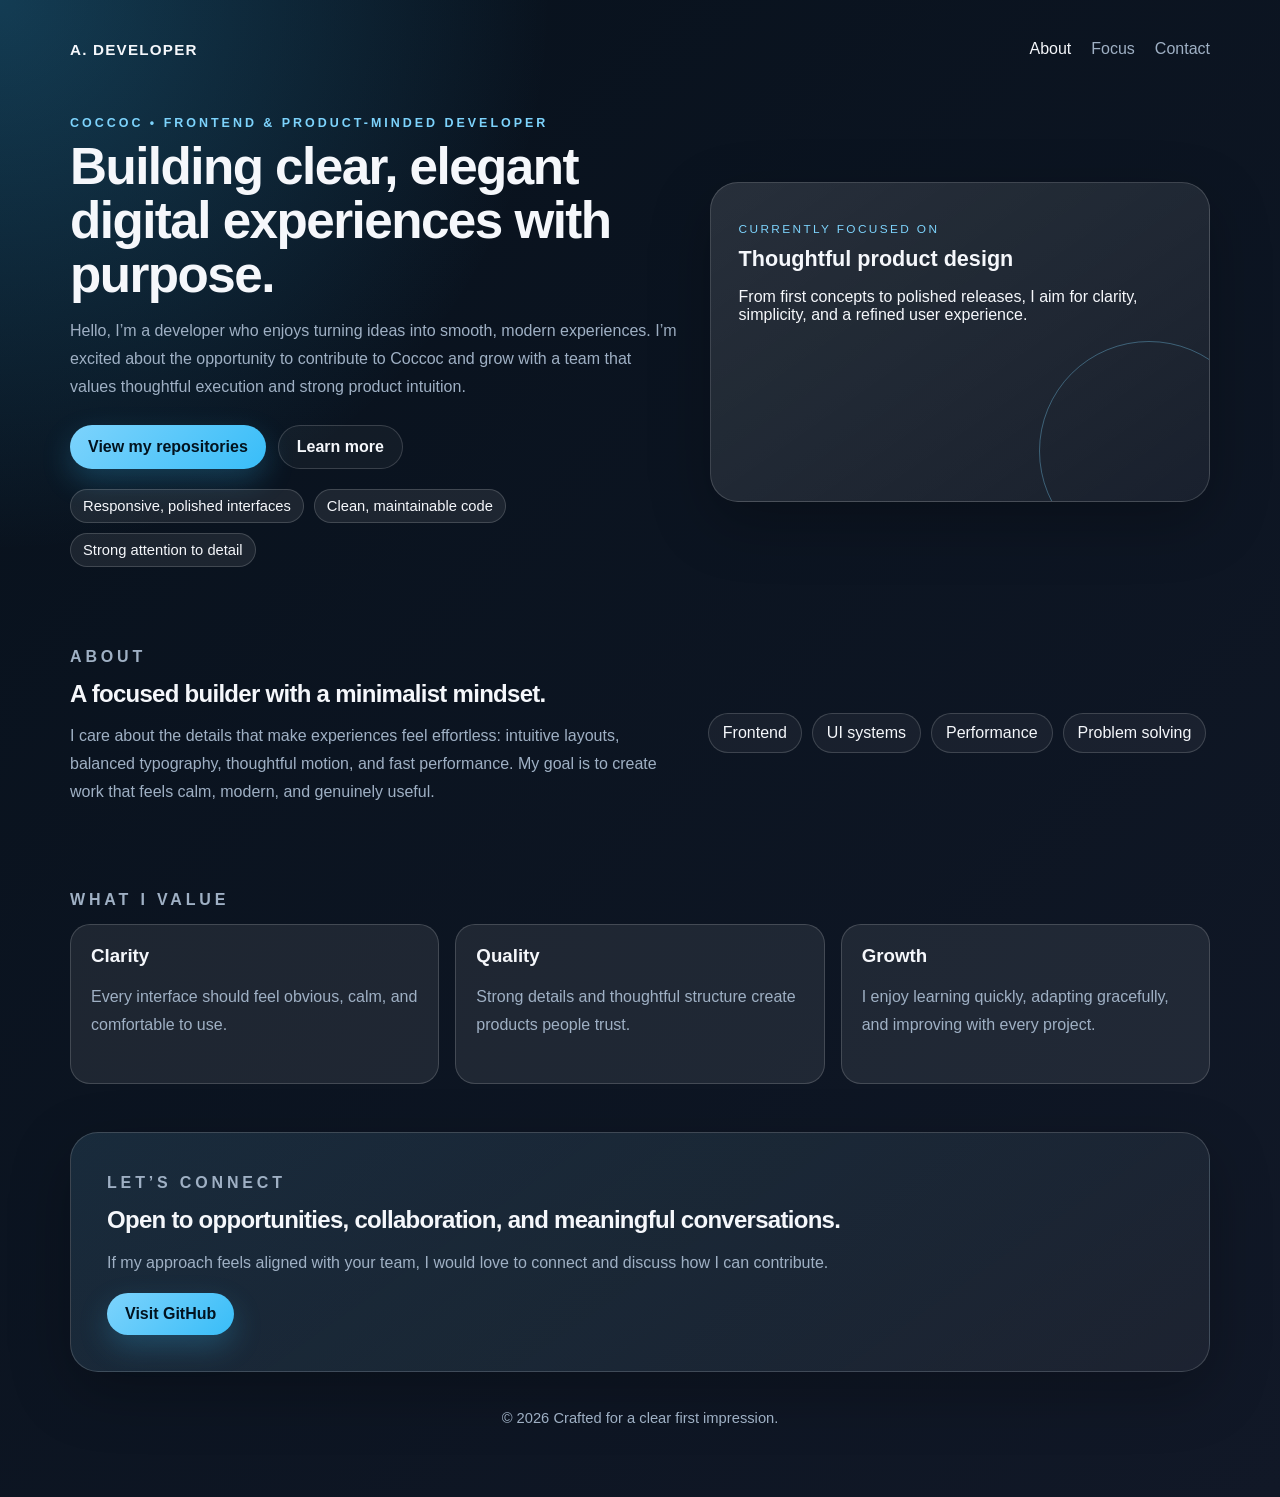
<file: index.html>
<!DOCTYPE html>
<html lang="en">
  <head>
    <meta charset="UTF-8" />
    <meta name="viewport" content="width=device-width, initial-scale=1.0" />
    <title>Modern Portfolio | Coccoc Introduction</title>
    <meta
      name="description"
      content="A modern, minimal portfolio landing page crafted for a recruiter introduction."
    />
    <link rel="stylesheet" href="styles.css" />
  </head>
  <body>
    <div class="site-shell">
      <header class="topbar">
        <a class="brand" href="#home">A. Developer</a>
        <button class="menu-toggle" aria-label="Toggle navigation">☰</button>
        <nav class="nav" aria-label="Main navigation">
          <a href="#about">About</a>
          <a href="#work">Focus</a>
          <a href="#contact">Contact</a>
        </nav>
      </header>

      <main id="home">
        <section class="hero">
          <div class="hero-copy">
            <p class="eyebrow">Coccoc • Frontend & product-minded developer</p>
            <h1>Building clear, elegant digital experiences with purpose.</h1>
            <p class="lead">
              Hello, I’m a developer who enjoys turning ideas into smooth, modern experiences.
              I’m excited about the opportunity to contribute to Coccoc and grow with a team that values thoughtful execution and strong product intuition.
            </p>

            <div class="hero-actions">
              <a
                class="button primary"
                href="https://github.com/yaminotenshi2109?tab=repositories"
                target="_blank"
                rel="noreferrer"
              >
                View my repositories
              </a>
              <a class="button secondary" href="#about">Learn more</a>
            </div>

            <ul class="highlights">
              <li>Responsive, polished interfaces</li>
              <li>Clean, maintainable code</li>
              <li>Strong attention to detail</li>
            </ul>
          </div>

          <div class="hero-card" aria-label="Profile summary">
            <div class="orbit"></div>
            <div class="card-content">
              <p class="card-label">Currently focused on</p>
              <h2>Thoughtful product design</h2>
              <p>
                From first concepts to polished releases, I aim for clarity, simplicity, and a refined user experience.
              </p>
            </div>
          </div>
        </section>

        <section id="about" class="section intro-grid">
          <div>
            <p class="eyebrow">About</p>
            <h2>A focused builder with a minimalist mindset.</h2>
            <p>
              I care about the details that make experiences feel effortless: intuitive layouts,
              balanced typography, thoughtful motion, and fast performance. My goal is to create work that feels calm, modern, and genuinely useful.
            </p>
          </div>

          <div class="pill-grid" aria-label="Skills">
            <span class="pill">Frontend</span>
            <span class="pill">UI systems</span>
            <span class="pill">Performance</span>
            <span class="pill">Problem solving</span>
          </div>
        </section>

        <section id="work" class="section cards">
          <p class="eyebrow">What I value</p>
          <div class="card-grid">
            <article class="info-card">
              <h3>Clarity</h3>
              <p>Every interface should feel obvious, calm, and comfortable to use.</p>
            </article>
            <article class="info-card">
              <h3>Quality</h3>
              <p>Strong details and thoughtful structure create products people trust.</p>
            </article>
            <article class="info-card">
              <h3>Growth</h3>
              <p>I enjoy learning quickly, adapting gracefully, and improving with every project.</p>
            </article>
          </div>
        </section>

        <section id="contact" class="section cta">
          <p class="eyebrow">Let’s connect</p>
          <h2>Open to opportunities, collaboration, and meaningful conversations.</h2>
          <p>
            If my approach feels aligned with your team, I would love to connect and discuss how I can contribute.
          </p>
          <a class="button primary" href="https://github.com/yaminotenshi2109" target="_blank" rel="noreferrer">Visit GitHub</a>
        </section>
      </main>

      <footer>
        <p>© <span id="year"></span> Crafted for a clear first impression.</p>
      </footer>
    </div>

    <script src="script.js"></script>
  </body>
</html>
</file>
<file: styles.css>
:root {
  color-scheme: dark;
  --bg: #07111c;
  --surface: rgba(255, 255, 255, 0.08);
  --surface-strong: rgba(255, 255, 255, 0.12);
  --text: #f5f7fb;
  --muted: #9fb0c4;
  --accent: #7dd3fc;
  --accent-strong: #38bdf8;
  --border: rgba(255, 255, 255, 0.16);
  --shadow: 0 20px 60px rgba(0, 0, 0, 0.25);
}

* {
  box-sizing: border-box;
}

html {
  scroll-behavior: smooth;
}

body {
  margin: 0;
  font-family: Inter, "Segoe UI", Roboto, Helvetica, Arial, sans-serif;
  background:
    radial-gradient(circle at top left, rgba(56, 189, 248, 0.25), transparent 28%),
    linear-gradient(135deg, #07111c 0%, #111827 100%);
  color: var(--text);
  min-height: 100vh;
}

img {
  max-width: 100%;
}

.site-shell {
  max-width: 1180px;
  margin: 0 auto;
  padding: 24px 20px 48px;
}

.topbar {
  display: flex;
  align-items: center;
  justify-content: space-between;
  padding: 16px 0 30px;
}

.brand {
  text-decoration: none;
  color: var(--text);
  font-weight: 700;
  letter-spacing: 0.08em;
  text-transform: uppercase;
  font-size: 0.95rem;
}

.nav {
  display: flex;
  gap: 20px;
}

.nav a {
  color: var(--muted);
  text-decoration: none;
  transition: color 180ms ease;
}

.nav a:hover,
.nav a.active {
  color: var(--text);
}

.menu-toggle {
  display: none;
  background: transparent;
  border: 1px solid var(--border);
  color: var(--text);
  padding: 8px 10px;
  border-radius: 999px;
}

.hero {
  display: grid;
  grid-template-columns: 1.1fr 0.9fr;
  gap: 28px;
  align-items: center;
  padding: 28px 0 44px;
}

.eyebrow {
  margin: 0 0 10px;
  color: var(--accent);
  text-transform: uppercase;
  letter-spacing: 0.24em;
  font-size: 0.78rem;
  font-weight: 700;
}

.hero h1,
.section h2,
.cta h2 {
  margin: 0 0 14px;
  line-height: 1.05;
  letter-spacing: -0.03em;
}

.hero h1 {
  font-size: clamp(2rem, 4vw, 3.4rem);
  max-width: 700px;
}

.lead,
.section p,
.cta p {
  color: var(--muted);
  line-height: 1.75;
  font-size: 1rem;
}

.hero-actions {
  display: flex;
  flex-wrap: wrap;
  gap: 12px;
  margin: 24px 0 20px;
}

.button {
  display: inline-flex;
  align-items: center;
  justify-content: center;
  padding: 12px 18px;
  border-radius: 999px;
  text-decoration: none;
  font-weight: 600;
  transition: transform 180ms ease, box-shadow 180ms ease, border-color 180ms ease;
}

.button:hover {
  transform: translateY(-2px);
}

.button.primary {
  background: linear-gradient(135deg, var(--accent), var(--accent-strong));
  color: #02131f;
  box-shadow: 0 12px 30px rgba(56, 189, 248, 0.24);
}

.button.secondary {
  color: var(--text);
  border: 1px solid var(--border);
  background: rgba(255, 255, 255, 0.04);
}

.highlights {
  display: flex;
  flex-wrap: wrap;
  gap: 10px;
  padding: 0;
  list-style: none;
  margin: 14px 0 0;
}

.highlights li {
  padding: 8px 12px;
  border-radius: 999px;
  background: var(--surface);
  color: var(--text);
  border: 1px solid var(--border);
  font-size: 0.92rem;
}

.hero-card {
  position: relative;
  padding: 28px;
  border-radius: 28px;
  overflow: hidden;
  background: linear-gradient(145deg, rgba(255, 255, 255, 0.12), rgba(255, 255, 255, 0.05));
  border: 1px solid var(--border);
  box-shadow: var(--shadow);
  min-height: 320px;
}

.orbit {
  position: absolute;
  inset: auto -50px -60px auto;
  width: 220px;
  height: 220px;
  border-radius: 50%;
  border: 1px solid rgba(125, 211, 252, 0.35);
  animation: spin 16s linear infinite;
}

.card-content {
  position: relative;
  z-index: 1;
}

.card-label {
  color: var(--accent);
  text-transform: uppercase;
  letter-spacing: 0.2em;
  font-size: 0.74rem;
  margin-bottom: 10px;
}

.hero-card h2 {
  font-size: 1.35rem;
  margin: 0 0 8px;
}

.section {
  padding: 32px 0;
}

.intro-grid {
  display: grid;
  grid-template-columns: 1.1fr 0.9fr;
  gap: 24px;
  align-items: center;
}

.pill-grid {
  display: flex;
  flex-wrap: wrap;
  gap: 10px;
}

.pill {
  padding: 10px 14px;
  border-radius: 999px;
  background: rgba(255, 255, 255, 0.05);
  border: 1px solid var(--border);
  color: var(--text);
}

.card-grid {
  display: grid;
  grid-template-columns: repeat(3, minmax(0, 1fr));
  gap: 16px;
}

.info-card {
  padding: 20px;
  border-radius: 20px;
  background: var(--surface);
  border: 1px solid var(--border);
  min-height: 160px;
}

.info-card h3 {
  margin-top: 0;
  margin-bottom: 8px;
}

.cta {
  margin-top: 16px;
  padding: 36px;
  border-radius: 28px;
  background: linear-gradient(145deg, rgba(125, 211, 252, 0.12), rgba(255, 255, 255, 0.05));
  border: 1px solid var(--border);
  box-shadow: var(--shadow);
}

footer {
  text-align: center;
  padding: 24px 0 8px;
  color: var(--muted);
  font-size: 0.92rem;
}

@keyframes spin {
  from { transform: rotate(0deg); }
  to { transform: rotate(360deg); }
}

@media (max-width: 860px) {
  .hero,
  .intro-grid,
  .card-grid {
    grid-template-columns: 1fr;
  }

  .card-grid {
    gap: 14px;
  }
}

@media (max-width: 620px) {
  .topbar {
    flex-wrap: wrap;
    gap: 10px;
  }

  .menu-toggle {
    display: inline-flex;
  }

  .nav {
    display: none;
    width: 100%;
    flex-direction: column;
    background: rgba(7, 17, 28, 0.94);
    border: 1px solid var(--border);
    padding: 12px;
    border-radius: 16px;
  }

  .nav.open {
    display: flex;
  }

  .hero {
    padding-top: 10px;
  }

  .cta {
    padding: 24px;
  }
}
</file>
